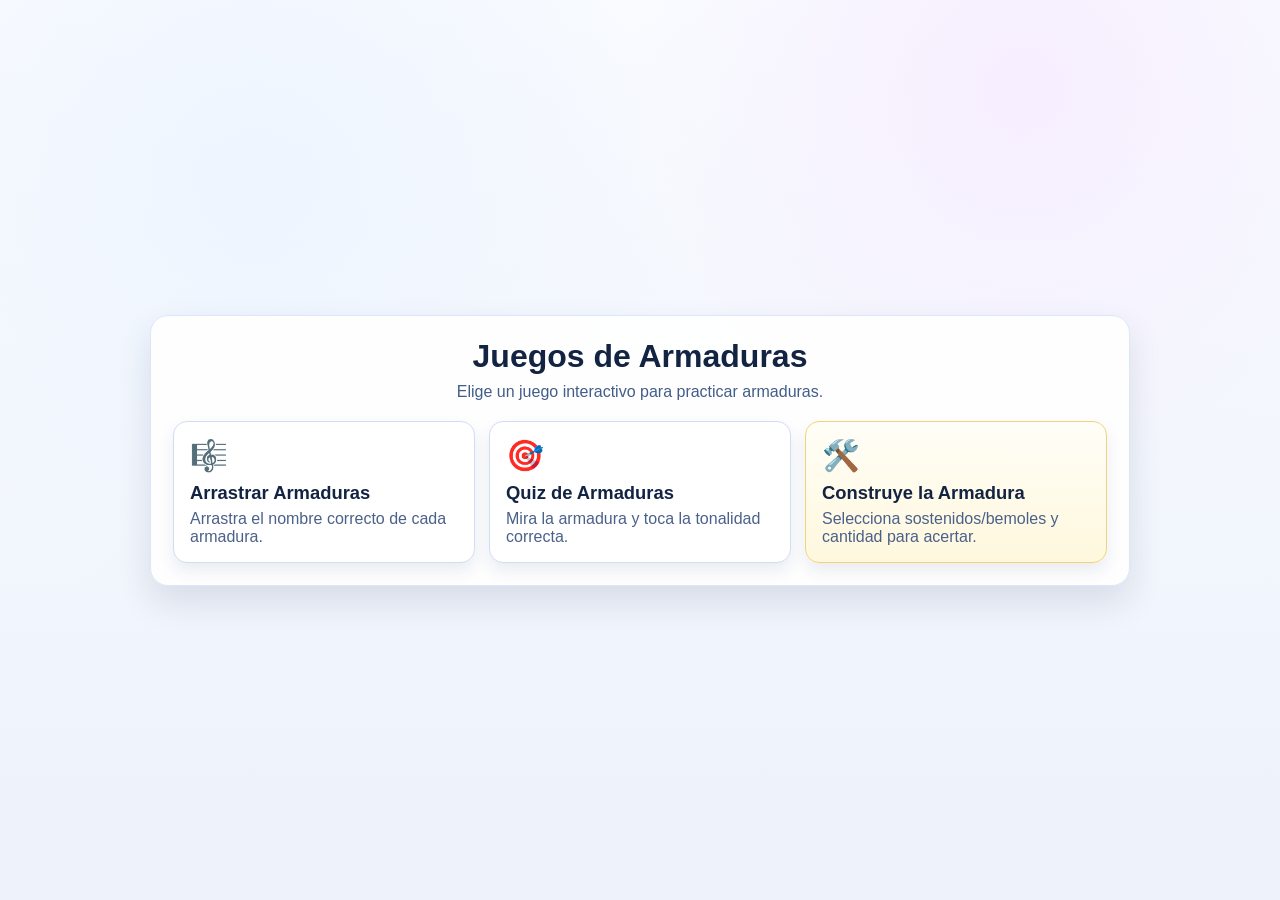
<file: index.html>
<!doctype html>
<html lang="es">
<head>
  <meta charset="UTF-8">
  <meta name="viewport" content="width=device-width, initial-scale=1.0">
  <title>Juegos de Armaduras</title>
  <link rel="stylesheet" href="home.css">
</head>
<body>
  <main class="home">
    <h1>Juegos de Armaduras</h1>
    <p class="intro">Elige un juego interactivo para practicar armaduras.</p>

    <section class="game-grid" aria-label="Seleccionar juego">
      <a class="game-card" href="music.html">
        <span class="emoji" aria-hidden="true">🎼</span>
        <h2>Arrastrar Armaduras</h2>
        <p>Arrastra el nombre correcto de cada armadura.</p>
      </a>

      <a class="game-card" href="quiz.html">
        <span class="emoji" aria-hidden="true">🎯</span>
        <h2>Quiz de Armaduras</h2>
        <p>Mira la armadura y toca la tonalidad correcta.</p>
      </a>

      <a class="game-card challenge" href="build.html">
        <span class="emoji" aria-hidden="true">🛠️</span>
        <h2>Construye la Armadura</h2>
        <p>Selecciona sostenidos/bemoles y cantidad para acertar.</p>
      </a>
    </section>
  </main>
</body>
</html>
</file>
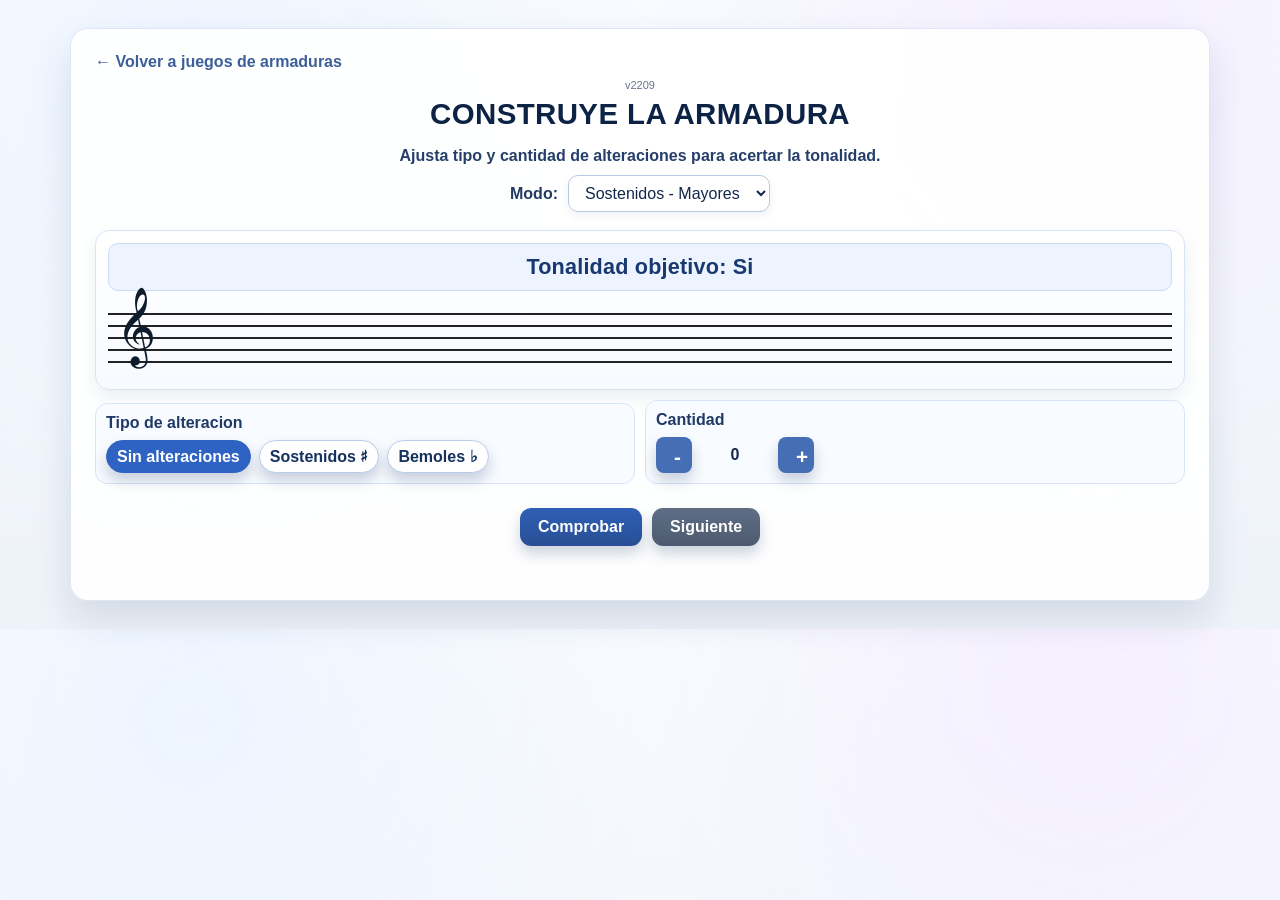
<file: build.html>
<!doctype html>
<html lang="es">
<head>
  <meta charset="UTF-8">
  <meta name="viewport" content="width=device-width, initial-scale=1.0">
  <title>Construye la Armadura</title>
  <link rel="stylesheet" href="styles.css?v=mobilefix-20260426-2209">
</head>
<body>
  <main class="container">
    <a class="top-link" href="index.html">← Volver a juegos de armaduras</a>
    <p style="margin:0 0 6px; text-align:center; font-size:11px; color:#64748b;">v2209</p>
    <h1>CONSTRUYE LA ARMADURA</h1>
    <p class="prompt">Ajusta tipo y cantidad de alteraciones para acertar la tonalidad.</p>

    <section class="mode-panel" aria-label="Seleccionar modo">
      <label for="buildMode">Modo:</label>
      <select id="buildMode">
        <option value="sharp-major">Sostenidos - Mayores</option>
        <option value="sharp-minor">Sostenidos - Menores</option>
        <option value="flat-major">Bemoles - Mayores</option>
        <option value="flat-minor">Bemoles - Menores</option>
        <option value="major-mixed">Mayores (mixto)</option>
        <option value="minor-mixed">Menores (mixto)</option>
        <option value="mixed">Mezclado</option>
      </select>
    </section>

    <section class="card">
      <p id="targetLabel" class="prompt"></p>
      <div id="buildStaff" class="staff" data-accidental="none" data-count="0">
        <span class="clef">𝄞</span>
        <div class="accidental-group" aria-hidden="true"></div>
      </div>
    </section>

    <section class="builder-panel">
      <div class="builder-group">
        <p>Tipo de alteracion</p>
        <div class="builder-type">
          <button id="typeNone" type="button" class="type-btn active">Sin alteraciones</button>
          <button id="typeSharp" type="button" class="type-btn">Sostenidos ♯</button>
          <button id="typeFlat" type="button" class="type-btn">Bemoles ♭</button>
        </div>
      </div>

      <div class="builder-group">
        <p>Cantidad</p>
        <div class="builder-count">
          <button id="countDown" type="button" class="counter-btn">-</button>
          <span id="countValue" class="counter-value">0</span>
          <button id="countUp" type="button" class="counter-btn">+</button>
        </div>
      </div>
    </section>

    <section class="actions">
      <button id="checkBuildBtn" type="button">Comprobar</button>
      <button id="nextBuildBtn" type="button" class="secondary">Siguiente</button>
    </section>

    <p id="buildResult" class="feedback" aria-live="polite"></p>
  </main>

  <script src="build.js?v=mobilefix-20260426-2230"></script>
</body>
</html>
</file>
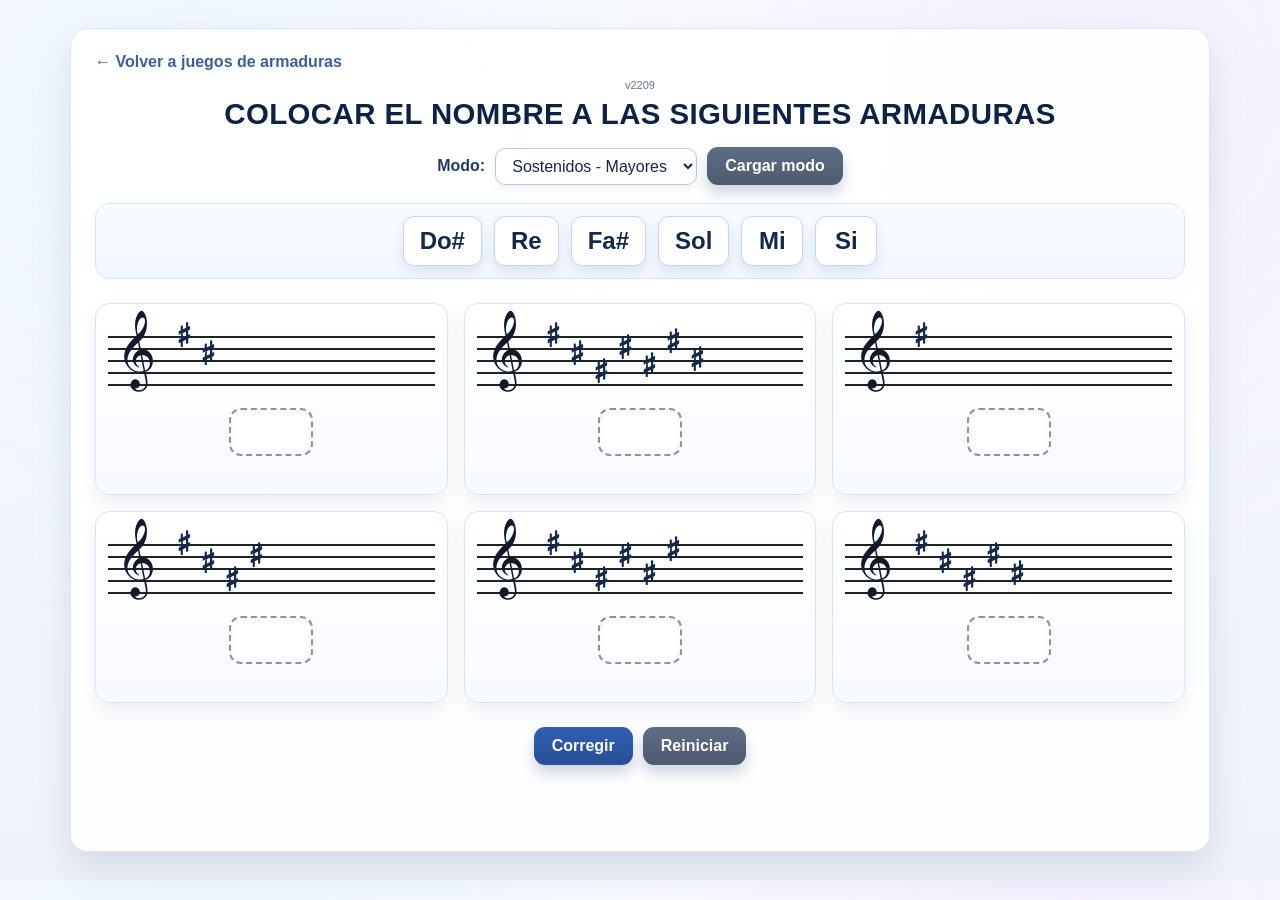
<file: music.html>
<!doctype html>
<html lang="es">
<head>
  <meta charset="UTF-8">
  <meta name="viewport" content="width=device-width, initial-scale=1.0">
  <title>Armaduras - Juego de Arrastrar</title>
  <link rel="stylesheet" href="styles.css?v=mobilefix-20260426-2209">
</head>
<body>
  <main class="container game-drag">
    <a class="top-link" href="index.html">← Volver a juegos de armaduras</a>
    <p style="margin:0 0 6px; text-align:center; font-size:11px; color:#64748b;">v2209</p>
    <h1>COLOCAR EL NOMBRE A LAS SIGUIENTES ARMADURAS</h1>

    <section class="mode-panel" aria-label="Seleccionar modo">
      <label for="modeSelect">Modo:</label>
      <select id="modeSelect">
        <option value="sharp-major">Sostenidos - Mayores</option>
        <option value="sharp-minor">Sostenidos - Menores</option>
        <option value="flat-major">Bemoles - Mayores</option>
        <option value="flat-minor">Bemoles - Menores</option>
        <option value="major-mixed">Mayores (mixto)</option>
        <option value="minor-mixed">Menores (mixto)</option>
        <option value="mixed">Mezclado</option>
      </select>
      <button id="loadModeBtn" type="button" class="secondary">Cargar modo</button>
    </section>

    <section class="bank" aria-label="Banco de notas">
    </section>

    <section class="grid" aria-label="Armaduras para completar">
    </section>

    <section class="actions">
      <button id="checkBtn" type="button">Corregir</button>
      <button id="resetBtn" type="button" class="secondary">Reiniciar</button>
    </section>

    <p id="result" aria-live="polite"></p>
  </main>

  <script src="script.js?v=mobilefix-20260426-2230"></script>
</body>
</html>
</file>
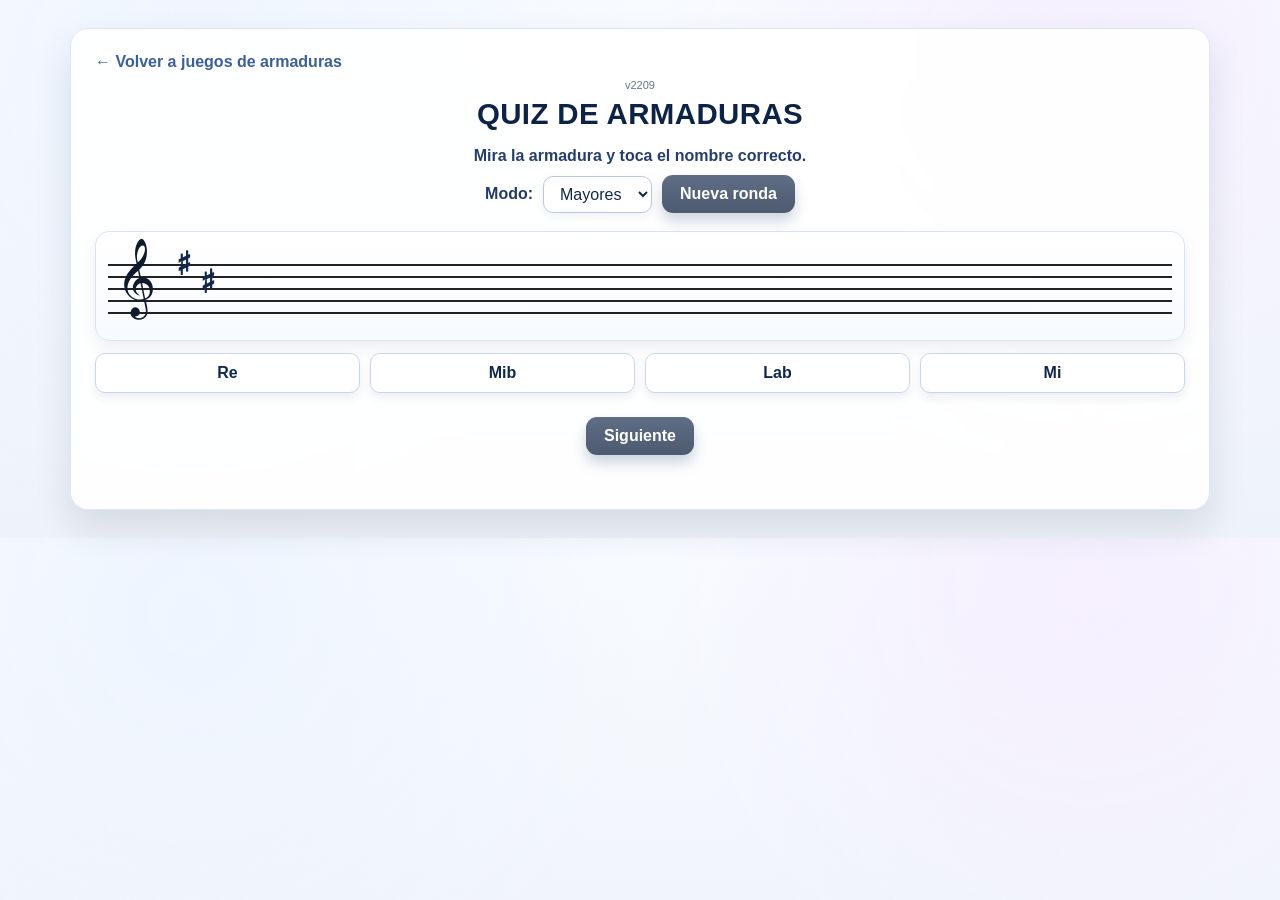
<file: quiz.html>
<!doctype html>
<html lang="es">
<head>
  <meta charset="UTF-8">
  <meta name="viewport" content="width=device-width, initial-scale=1.0">
  <title>Quiz de Armaduras</title>
  <link rel="stylesheet" href="styles.css?v=mobilefix-20260426-2209">
</head>
<body>
  <main class="container">
    <a class="top-link" href="index.html">← Volver a juegos de armaduras</a>
    <p style="margin:0 0 6px; text-align:center; font-size:11px; color:#64748b;">v2209</p>
    <h1>QUIZ DE ARMADURAS</h1>
    <p class="prompt">Mira la armadura y toca el nombre correcto.</p>

    <section class="mode-panel" aria-label="Seleccionar conjunto">
      <label for="quizMode">Modo:</label>
      <select id="quizMode">
        <option value="major">Mayores</option>
        <option value="minor">Menores</option>
        <option value="all">Todo</option>
      </select>
      <button id="newQuizBtn" type="button" class="secondary">Nueva ronda</button>
    </section>

    <section id="quizCard" class="card"></section>
    <section id="quizOptions" class="quiz-options" aria-label="Opciones de respuesta"></section>
    <section class="actions">
      <button id="nextQuizBtn" type="button" class="secondary">Siguiente</button>
    </section>

    <p id="quizResult" class="feedback" aria-live="polite"></p>
  </main>

  <script src="quiz.js?v=mobilefix-20260426-2232"></script>
</body>
</html>
</file>
<file: home.css>
* {
  box-sizing: border-box;
}

body {
  margin: 0;
  min-height: 100dvh;
  font-family: "Segoe UI", Tahoma, Geneva, Verdana, sans-serif;
  background:
    radial-gradient(circle at 20% 20%, #eef5ff 0%, transparent 35%),
    radial-gradient(circle at 80% 10%, #f7eeff 0%, transparent 30%),
    linear-gradient(180deg, #f9fbff 0%, #edf2fb 100%);
  color: #132443;
  display: grid;
  place-items: center;
  padding: 20px;
}

.home {
  width: min(980px, 100%);
  background: rgba(255, 255, 255, 0.94);
  border: 1px solid #dbe6f8;
  border-radius: 18px;
  box-shadow: 0 16px 34px rgba(23, 45, 85, 0.12);
  padding: 22px;
}

h1 {
  margin: 0;
  text-align: center;
}

.intro {
  margin: 8px 0 20px;
  text-align: center;
  color: #425d88;
}

.game-grid {
  display: grid;
  grid-template-columns: repeat(auto-fit, minmax(230px, 1fr));
  gap: 14px;
}

.game-card {
  display: block;
  text-decoration: none;
  color: inherit;
  background: #fff;
  border: 1px solid #cfddf5;
  border-radius: 14px;
  padding: 16px;
  box-shadow: 0 8px 16px rgba(25, 51, 96, 0.09);
  transition: transform 0.12s ease, box-shadow 0.12s ease, border-color 0.12s ease;
}

.game-card:hover {
  transform: translateY(-2px);
  border-color: #86a7dc;
  box-shadow: 0 12px 20px rgba(25, 51, 96, 0.15);
}

.game-card h2 {
  margin: 8px 0 6px;
  font-size: 1.15rem;
}

.game-card p {
  margin: 0;
  color: #4a618a;
}

.emoji {
  font-size: 1.9rem;
}

.game-card.challenge {
  background: linear-gradient(180deg, #fffef7 0%, #fff8de 100%);
  border-color: #f1d477;
}

@media (max-width: 700px) {
  .home {
    border-radius: 12px;
    padding: 14px;
  }

  .game-grid {
    grid-template-columns: 1fr;
    gap: 10px;
  }
}
</file>
<file: styles.css>
* {
  box-sizing: border-box;
}

body {
  margin: 0;
  font-family: "Segoe UI", Tahoma, Geneva, Verdana, sans-serif;
  background:
    radial-gradient(circle at 15% 15%, #eef5ff 0%, transparent 38%),
    radial-gradient(circle at 85% 10%, #f5efff 0%, transparent 36%),
    linear-gradient(180deg, #f8fbff 0%, #eef2f9 100%);
  color: #152033;
}

.container {
  max-width: 1140px;
  margin: 28px auto;
  background: rgba(255, 255, 255, 0.92);
  backdrop-filter: blur(4px);
  border: 1px solid #dce6f5;
  border-radius: 18px;
  padding: 24px 24px 28px;
  box-shadow: 0 18px 36px rgba(26, 48, 86, 0.12);
}

h1 {
  margin: 4px 0 16px;
  text-align: center;
  font-size: clamp(1.25rem, 2.3vw, 2rem);
  letter-spacing: 0.4px;
  color: #0d2346;
}

.mode-panel {
  display: flex;
  gap: 10px;
  justify-content: center;
  align-items: center;
  flex-wrap: wrap;
  margin-bottom: 18px;
}

.mode-panel label {
  font-weight: 700;
  color: #233b63;
}

.mode-panel select {
  border: 1px solid #b7c8e2;
  border-radius: 10px;
  padding: 8px 12px;
  font-size: 1rem;
  background: #fff;
  color: #13284b;
  box-shadow: 0 4px 10px rgba(21, 37, 70, 0.06);
}

.bank {
  display: flex;
  flex-wrap: wrap;
  justify-content: center;
  gap: 12px;
  margin: 18px 0 24px;
  padding: 12px;
  border-radius: 14px;
  background: linear-gradient(180deg, #f8fbff 0%, #f2f7ff 100%);
  border: 1px solid #d8e5f8;
}

.token {
  background: #ffffff;
  border: 1px solid #c8d6ec;
  border-radius: 11px;
  padding: 10px 16px;
  min-width: 62px;
  text-align: center;
  font-size: 1.5rem;
  font-weight: 700;
  cursor: grab;
  user-select: none;
  color: #12284d;
  box-shadow: 0 6px 12px rgba(27, 53, 94, 0.10);
  transition: transform 0.15s ease, box-shadow 0.15s ease, border-color 0.15s ease;
  touch-action: none;
  -webkit-user-drag: none;
}

.token:hover {
  transform: translateY(-1px);
  border-color: #8caee0;
  box-shadow: 0 10px 18px rgba(27, 53, 94, 0.14);
}

.token:active {
  cursor: grabbing;
}

.token--touch-dragging {
  box-shadow: none !important;
  transition: none !important;
  opacity: 1;
}

.grid {
  display: grid;
  grid-template-columns: repeat(auto-fit, minmax(290px, 1fr));
  gap: 16px;
}

.card {
  border: 1px solid #d8e4f6;
  border-radius: 14px;
  padding: 12px;
  background: linear-gradient(180deg, #ffffff 0%, #f7faff 100%);
  box-shadow: 0 8px 18px rgba(27, 53, 94, 0.08);
}

.staff {
  position: relative;
  height: 76px;
  margin-top: 8px;
  background-image:
    linear-gradient(#222, #222),
    linear-gradient(#222, #222),
    linear-gradient(#222, #222),
    linear-gradient(#222, #222),
    linear-gradient(#222, #222);
  background-repeat: no-repeat;
  background-size:
    100% 2px,
    100% 2px,
    100% 2px,
    100% 2px,
    100% 2px;
  background-position:
    0 12px,
    0 24px,
    0 36px,
    0 48px,
    0 60px;
  border-radius: 4px;
  overflow: visible;
}

.clef {
  position: absolute;
  left: 8px;
  top: -10px;
  font-size: 68px;
  line-height: 1;
  color: #0e1b2d;
}

.accidental {
  position: absolute;
  font-size: 32px;
  line-height: 1;
  color: #13284b;
  font-weight: 700;
}

.accidental-group {
  position: absolute;
  inset: 0;
}

.drop-zone {
  margin: 8px auto 2px;
  width: 84px;
  min-height: 48px;
  border: 2px dashed #8993a1;
  border-radius: 12px;
  display: flex;
  align-items: center;
  justify-content: center;
  background: #ffffff;
  box-shadow: inset 0 2px 6px rgba(42, 54, 75, 0.06);
}

.drop-zone.over {
  background: #edf4ff;
  border-color: #2f69cc;
}

.drop-zone.correct {
  background: #e8f8ec;
  border-color: #1f9b47;
}

.drop-zone.wrong {
  background: #ffecec;
  border-color: #cf3d3d;
}

.feedback {
  margin: 6px 0 0;
  text-align: center;
  min-height: 20px;
  font-weight: 700;
  font-size: 0.95rem;
}

.feedback.ok {
  color: #1f9b47;
}

.feedback.bad {
  color: #c53a3a;
}

.top-link {
  display: inline-block;
  text-decoration: none;
  color: #3c5f99;
  font-weight: 700;
  margin-bottom: 8px;
}

.prompt {
  text-align: center;
  margin: 8px 0 10px;
  font-weight: 700;
  color: #263e6a;
}

#targetLabel {
  margin: 0 0 10px;
  padding: 10px 12px;
  border-radius: 10px;
  background: #eef4ff;
  border: 1px solid #cddcf6;
  font-size: clamp(1.05rem, 2.2vw, 1.35rem);
  font-weight: 800;
  color: #17396f;
  letter-spacing: 0.2px;
}

.quiz-options {
  display: grid;
  grid-template-columns: repeat(auto-fit, minmax(150px, 1fr));
  gap: 10px;
  margin-top: 12px;
}

.choice-btn {
  border: 1px solid #c8d6ec;
  border-radius: 10px;
  padding: 10px 12px;
  background: #fff;
  color: #10284d;
  font-size: 1rem;
  font-weight: 700;
  cursor: pointer;
  box-shadow: 0 5px 10px rgba(27, 53, 94, 0.08);
}

.choice-btn.correct {
  border-color: #1f9b47;
  background: #e8f8ec;
}

.choice-btn.wrong {
  border-color: #cf3d3d;
  background: #ffecec;
}

.builder-panel {
  display: grid;
  grid-template-columns: repeat(auto-fit, minmax(210px, 1fr));
  gap: 10px;
  margin-top: 10px;
  align-items: end;
}

.builder-group {
  background: #f8fbff;
  border: 1px solid #d8e5f8;
  border-radius: 12px;
  padding: 10px;
}

.builder-group p {
  margin: 0 0 8px;
  font-weight: 700;
  color: #203965;
}

.builder-type {
  display: flex;
  gap: 8px;
  flex-wrap: wrap;
}

.type-btn {
  border: 1px solid #b8ccec;
  border-radius: 999px;
  background: #fff;
  color: #15315e;
  padding: 6px 10px;
  font-weight: 700;
  cursor: pointer;
}

.type-btn.active {
  background: #2e63c3;
  border-color: #2e63c3;
  color: #fff;
}

.builder-count {
  display: flex;
  align-items: center;
  gap: 8px;
}

.counter-btn {
  width: 36px;
  height: 36px;
  border-radius: 8px;
  border: 0;
  background: #466eb4;
  color: #fff;
  font-size: 1.3rem;
  line-height: 1;
  cursor: pointer;
}

.counter-value {
  min-width: 70px;
  text-align: center;
  font-weight: 800;
  color: #13284b;
}

.actions {
  margin-top: 24px;
  display: flex;
  justify-content: center;
  gap: 10px;
}

button {
  border: 0;
  border-radius: 11px;
  padding: 10px 18px;
  font-size: 1rem;
  font-weight: 700;
  cursor: pointer;
  background: linear-gradient(180deg, #2f5fb5 0%, #284f95 100%);
  color: #fff;
  box-shadow: 0 8px 14px rgba(30, 57, 104, 0.22);
  transition: transform 0.12s ease, box-shadow 0.12s ease, filter 0.12s ease;
}

button:hover {
  transform: translateY(-1px);
  filter: brightness(1.02);
  box-shadow: 0 10px 18px rgba(30, 57, 104, 0.28);
}

button.secondary {
  background: linear-gradient(180deg, #5f6e85 0%, #4d5a70 100%);
}

#result {
  text-align: center;
  margin-top: 14px;
  min-height: 26px;
  font-size: 1.1rem;
  font-weight: 700;
}

@media (max-width: 768px) {
  body {
    height: 100dvh;
    overflow: hidden;
  }

  .container {
    margin: 0;
    max-width: none;
    height: 100dvh;
    padding: 8px;
    border-radius: 0;
    border: 0;
    box-shadow: none;
    display: flex;
    flex-direction: column;
    gap: 6px;
  }

  h1 {
    margin: 0;
    font-size: 1rem;
    line-height: 1.15;
  }

  .mode-panel {
    margin-bottom: 0;
    gap: 6px;
  }

  .mode-panel select,
  .mode-panel button {
    padding: 6px 8px;
    font-size: 0.84rem;
  }

  .bank {
    margin: 0;
    padding: 8px;
    gap: 6px;
    flex-wrap: nowrap;
    justify-content: flex-start;
    overflow-x: auto;
    overflow-y: hidden;
    -webkit-overflow-scrolling: touch;
  }

  .token {
    font-size: 1.15rem;
    min-width: 54px;
    padding: 7px 11px;
    flex: 0 0 auto;
  }

  .grid {
    flex: 1;
    min-height: 0;
    gap: 8px;
    margin-top: 0;
    grid-template-columns: repeat(2, minmax(0, 1fr));
    overflow: hidden;
  }

  .card {
    padding: 8px;
    display: flex;
    flex-direction: column;
    justify-content: center;
  }

  .staff {
    height: 74px;
    margin-top: 4px;
    padding-top: 6px;
    background-position:
      0 18px,
      0 30px,
      0 42px,
      0 54px,
      0 66px;
  }

  .accidental {
    font-size: 30px;
  }

  .drop-zone {
    width: 72px;
    min-height: 40px;
    margin: 6px auto 2px;
  }

  .feedback {
    min-height: 16px;
    margin-top: 4px;
    font-size: 0.78rem;
  }

  .actions {
    margin-top: 0;
    gap: 6px;
  }

  button {
    padding: 8px 10px;
    font-size: 0.84rem;
  }

  #result {
    margin-top: 0;
    min-height: 18px;
    font-size: 0.88rem;
  }

  .quiz-options {
    grid-template-columns: repeat(2, minmax(0, 1fr));
    gap: 8px;
  }

  .choice-btn {
    font-size: 0.9rem;
    padding: 8px;
  }

  #targetLabel {
    font-size: 1rem;
    padding: 8px 10px;
  }

  .builder-panel {
    grid-template-columns: 1fr;
    gap: 8px;
  }
}

@media (min-width: 769px) and (max-width: 1024px) {
  .accidental {
    font-size: 30px;
  }
}
</file>
